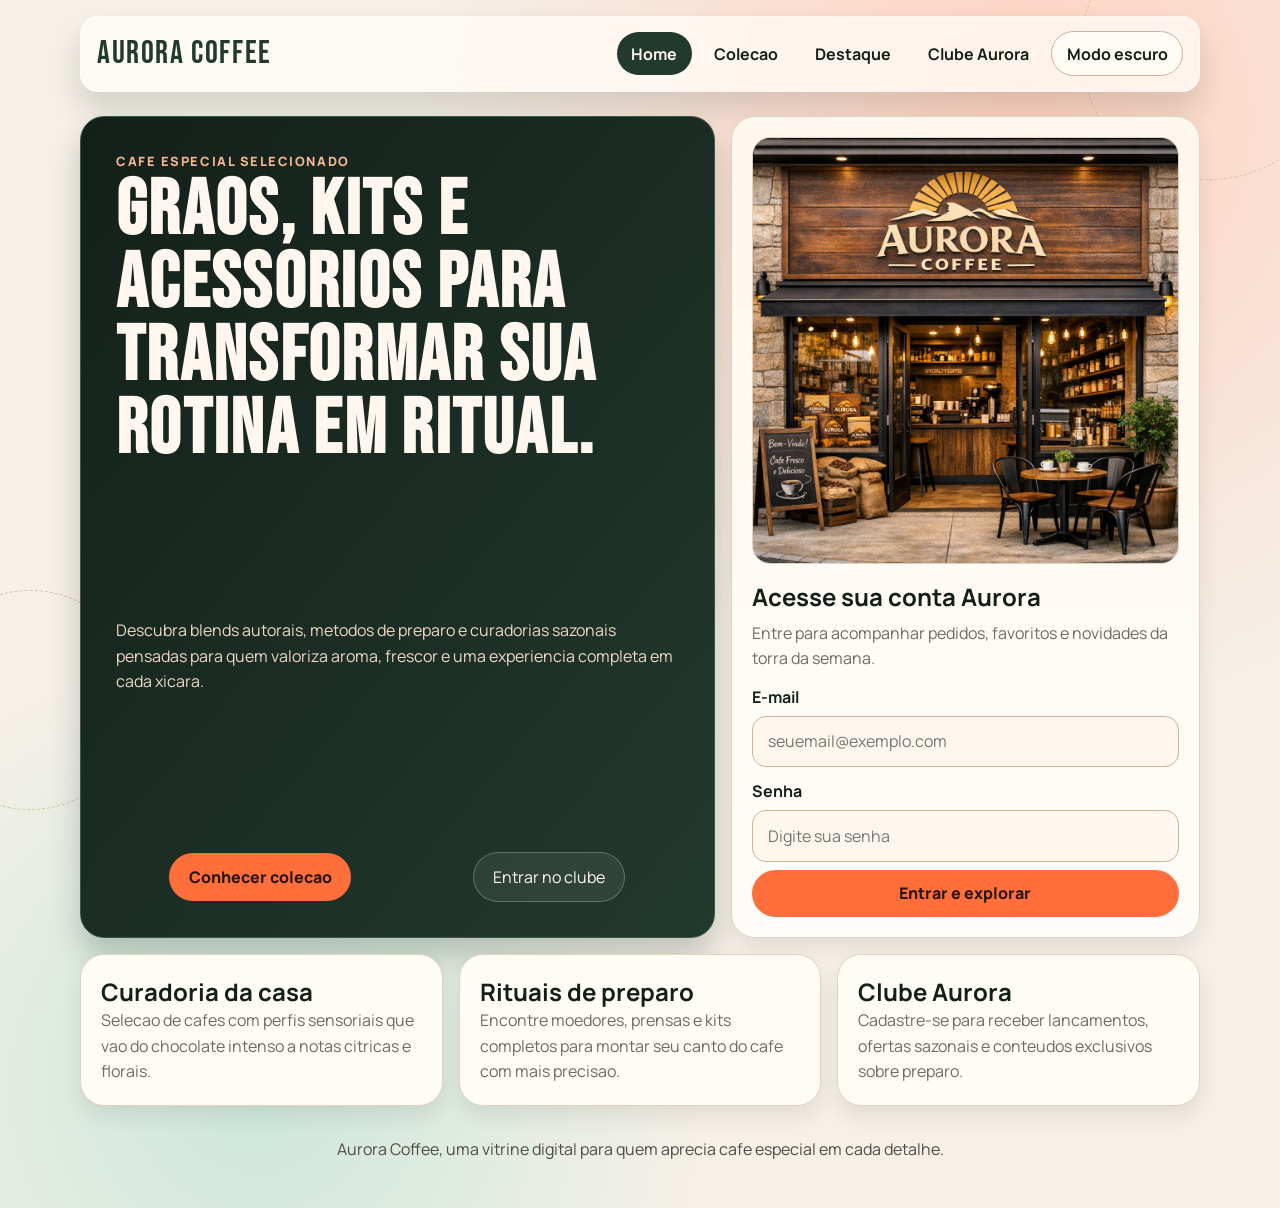
<file: project-static-html-and-css/aurora-coffee/index.html>
<!DOCTYPE html>
<html lang="pt-BR">
  <head>
    <meta charset="UTF-8" />
    <meta name="viewport" content="width=device-width, initial-scale=1.0" />
    <title>Aurora Coffee | Loja Virtual</title>
    <meta
      name="description"
      content="Aurora Coffee, loja virtual de cafe especial com blends, kits e acessorios para diferentes rituais de preparo."
    />
    <link rel="preconnect" href="https://fonts.googleapis.com" />
    <link rel="preconnect" href="https://fonts.gstatic.com" crossorigin />
    <link
      href="https://fonts.googleapis.com/css2?family=Bebas+Neue&family=Manrope:wght@400;500;700;800&display=swap"
      rel="stylesheet"
    />
    <link rel="stylesheet" href="css/style.css" />
  </head>
  <body>
    <div class="bg-shape bg-shape--one" aria-hidden="true"></div>
    <div class="bg-shape bg-shape--two" aria-hidden="true"></div>

    <header class="site-header">
      <div class="container nav-wrap">
        <a class="brand" href="index.html">Aurora Coffee</a>
        <nav class="nav" aria-label="Navegacao principal">
          <a href="index.html" class="is-active">Home</a>
          <a href="pages/catalogo.html">Colecao</a>
          <a href="pages/produto.html">Destaque</a>
          <a href="pages/cadastro.html">Clube Aurora</a>
          <button class="theme-toggle" type="button" data-theme-toggle aria-label="Alternar tema">Modo escuro</button>
        </nav>
      </div>
    </header>

    <main>
      <section class="hero hero--split container">
        <div class="hero__content">
          <div>
            <p class="hero__tag">Cafe especial selecionado</p>
            <h1 class="hero__title">Graos, kits e acessorios para transformar sua rotina em ritual.</h1>
          </div>
          <p class="hero__subtitle">
            Descubra blends autorais, metodos de preparo e curadorias sazonais pensadas
            para quem valoriza aroma, frescor e uma experiencia completa em cada xicara.
          </p>
          <div class="hero__actions">
            <a class="hero__cta" href="pages/catalogo.html">Conhecer colecao</a>
            <a class="ghost-link" href="pages/cadastro.html">Entrar no clube</a>
          </div>
        </div>

        <div class="hero__panel card card--highlight">
          <img
            class="hero__image"
            src="imagens/fachada.png"
            alt="Ilustracao da vitrine da Aurora Coffee"
          />
          <form class="login-box" action="pages/catalogo.html">
            <h2>Acesse sua conta Aurora</h2>
            <p>Entre para acompanhar pedidos, favoritos e novidades da torra da semana.</p>
            <label for="email-login">E-mail</label>
            <input id="email-login" type="email" placeholder="seuemail@exemplo.com" autocomplete="email" required />
            <label for="senha-login">Senha</label>
            <input id="senha-login" type="password" placeholder="Digite sua senha" autocomplete="current-password" required />
            <button type="submit">Entrar e explorar</button>
          </form>
        </div>
      </section>

      <section class="container section-grid">
        <article class="card info-card">
          <h2>Curadoria da casa</h2>
          <p>
            Selecao de cafes com perfis sensoriais que vao do chocolate intenso a notas citricas e florais.
          </p>
        </article>
        <article class="card info-card">
          <h2>Rituais de preparo</h2>
          <p>
            Encontre moedores, prensas e kits completos para montar seu canto do cafe com mais precisao.
          </p>
        </article>
        <article class="card info-card">
          <h2>Clube Aurora</h2>
          <p>
            Cadastre-se para receber lancamentos, ofertas sazonais e conteudos exclusivos sobre preparo.
          </p>
        </article>
      </section>
    </main>

    <footer class="footer container">
      <p>Aurora Coffee, uma vitrine digital para quem aprecia cafe especial em cada detalhe.</p>
    </footer>
    <script src="js/theme-toggle.js"></script>
  </body>
</html>
</file>
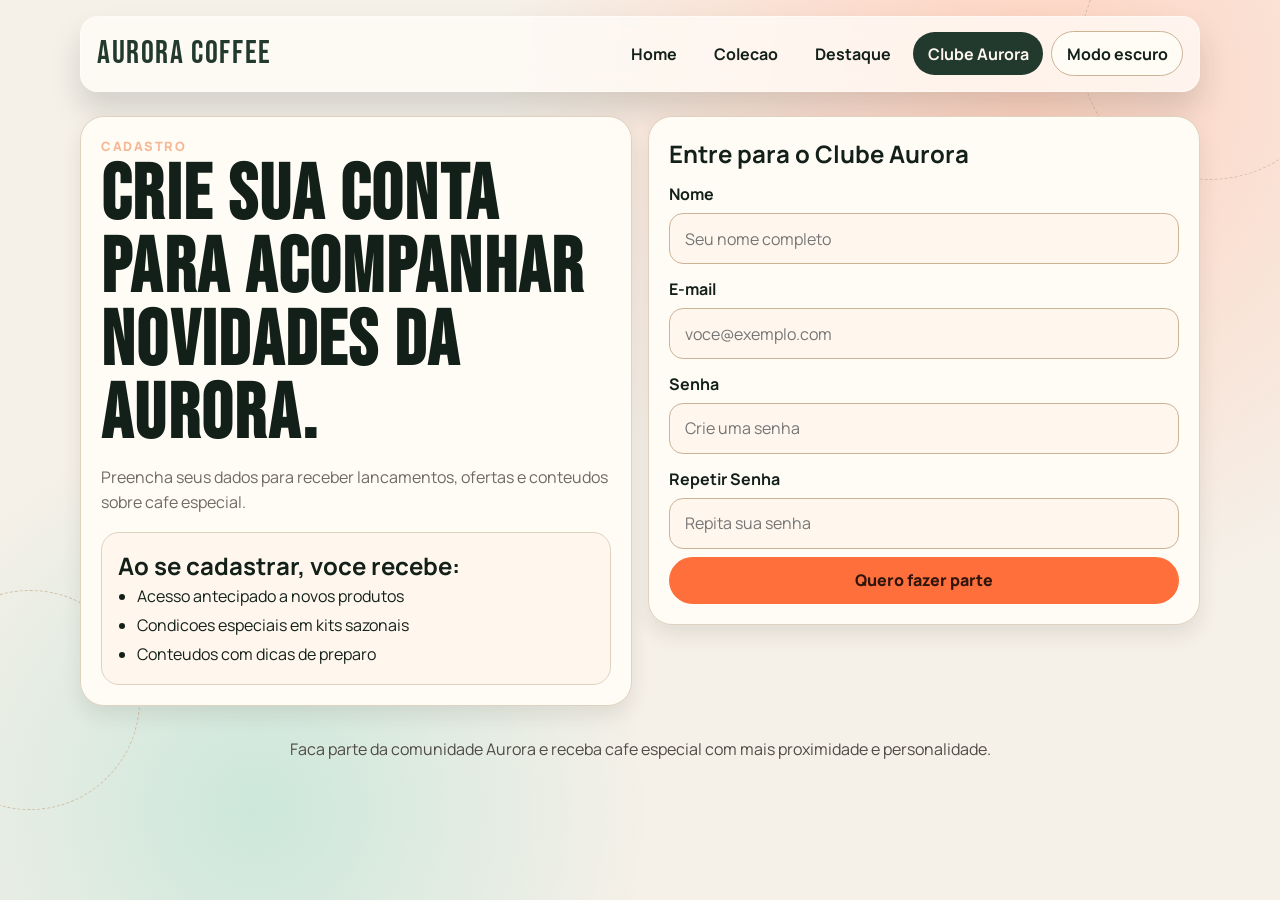
<file: project-static-html-and-css/aurora-coffee/pages/cadastro.html>
<!DOCTYPE html>
<html lang="pt-BR">
  <head>
    <meta charset="UTF-8" />
    <meta name="viewport" content="width=device-width, initial-scale=1.0" />
    <title>Aurora Coffee | Cadastro</title>
    <meta
      name="description"
      content="Crie sua conta na Aurora Coffee e receba novidades, ofertas e curadorias de cafe especial."
    />
    <link rel="preconnect" href="https://fonts.googleapis.com" />
    <link rel="preconnect" href="https://fonts.gstatic.com" crossorigin />
    <link
      href="https://fonts.googleapis.com/css2?family=Bebas+Neue&family=Manrope:wght@400;500;700;800&display=swap"
      rel="stylesheet"
    />
    <link rel="stylesheet" href="../css/style.css" />
  </head>
  <body>
    <div class="bg-shape bg-shape--one" aria-hidden="true"></div>
    <div class="bg-shape bg-shape--two" aria-hidden="true"></div>

    <header class="site-header">
      <div class="container nav-wrap">
        <a class="brand" href="../index.html">Aurora Coffee</a>
        <nav class="nav" aria-label="Navegacao principal">
          <a href="../index.html">Home</a>
          <a href="catalogo.html">Colecao</a>
          <a href="produto.html">Destaque</a>
          <a href="cadastro.html" class="is-active">Clube Aurora</a>
          <button class="theme-toggle" type="button" data-theme-toggle aria-label="Alternar tema">Modo escuro</button>
        </nav>
      </div>
    </header>

    <main class="container page-shell">
      <section class="form-layout">
        <article class="card form-copy">
          <p class="hero__tag">Cadastro</p>
          <h1 class="page-title">Crie sua conta para acompanhar novidades da Aurora.</h1>
          <p class="page-copy">
            Preencha seus dados para receber lancamentos, ofertas e conteudos sobre cafe especial.
          </p>
          <div class="benefit-box">
            <h2>Ao se cadastrar, voce recebe:</h2>
            <ul class="feature-list">
              <li>Acesso antecipado a novos produtos</li>
              <li>Condicoes especiais em kits sazonais</li>
              <li>Conteudos com dicas de preparo</li>
            </ul>
          </div>
        </article>

        <form class="card register-form" action="../index.html">
          <h2>Entre para o Clube Aurora</h2>
          <label for="nome">Nome</label>
          <input id="nome" name="nome" type="text" placeholder="Seu nome completo" autocomplete="name" required />

          <label for="email">E-mail</label>
          <input id="email" name="email" type="email" placeholder="voce@exemplo.com" autocomplete="email" required />

          <label for="senha">Senha</label>
          <input id="senha" name="senha" type="password" placeholder="Crie uma senha" autocomplete="new-password" required />

          <label for="senha-confirm">Repetir Senha</label>
          <input id="senha-confirm" name="senha-confirm" type="password" placeholder="Repita sua senha" autocomplete="new-password" required />

          <button type="submit">Quero fazer parte</button>
        </form>
      </section>
    </main>

    <footer class="footer container">
      <p>Faca parte da comunidade Aurora e receba cafe especial com mais proximidade e personalidade.</p>
    </footer>
    <script src="../js/theme-toggle.js"></script>
  </body>
</html>
</file>
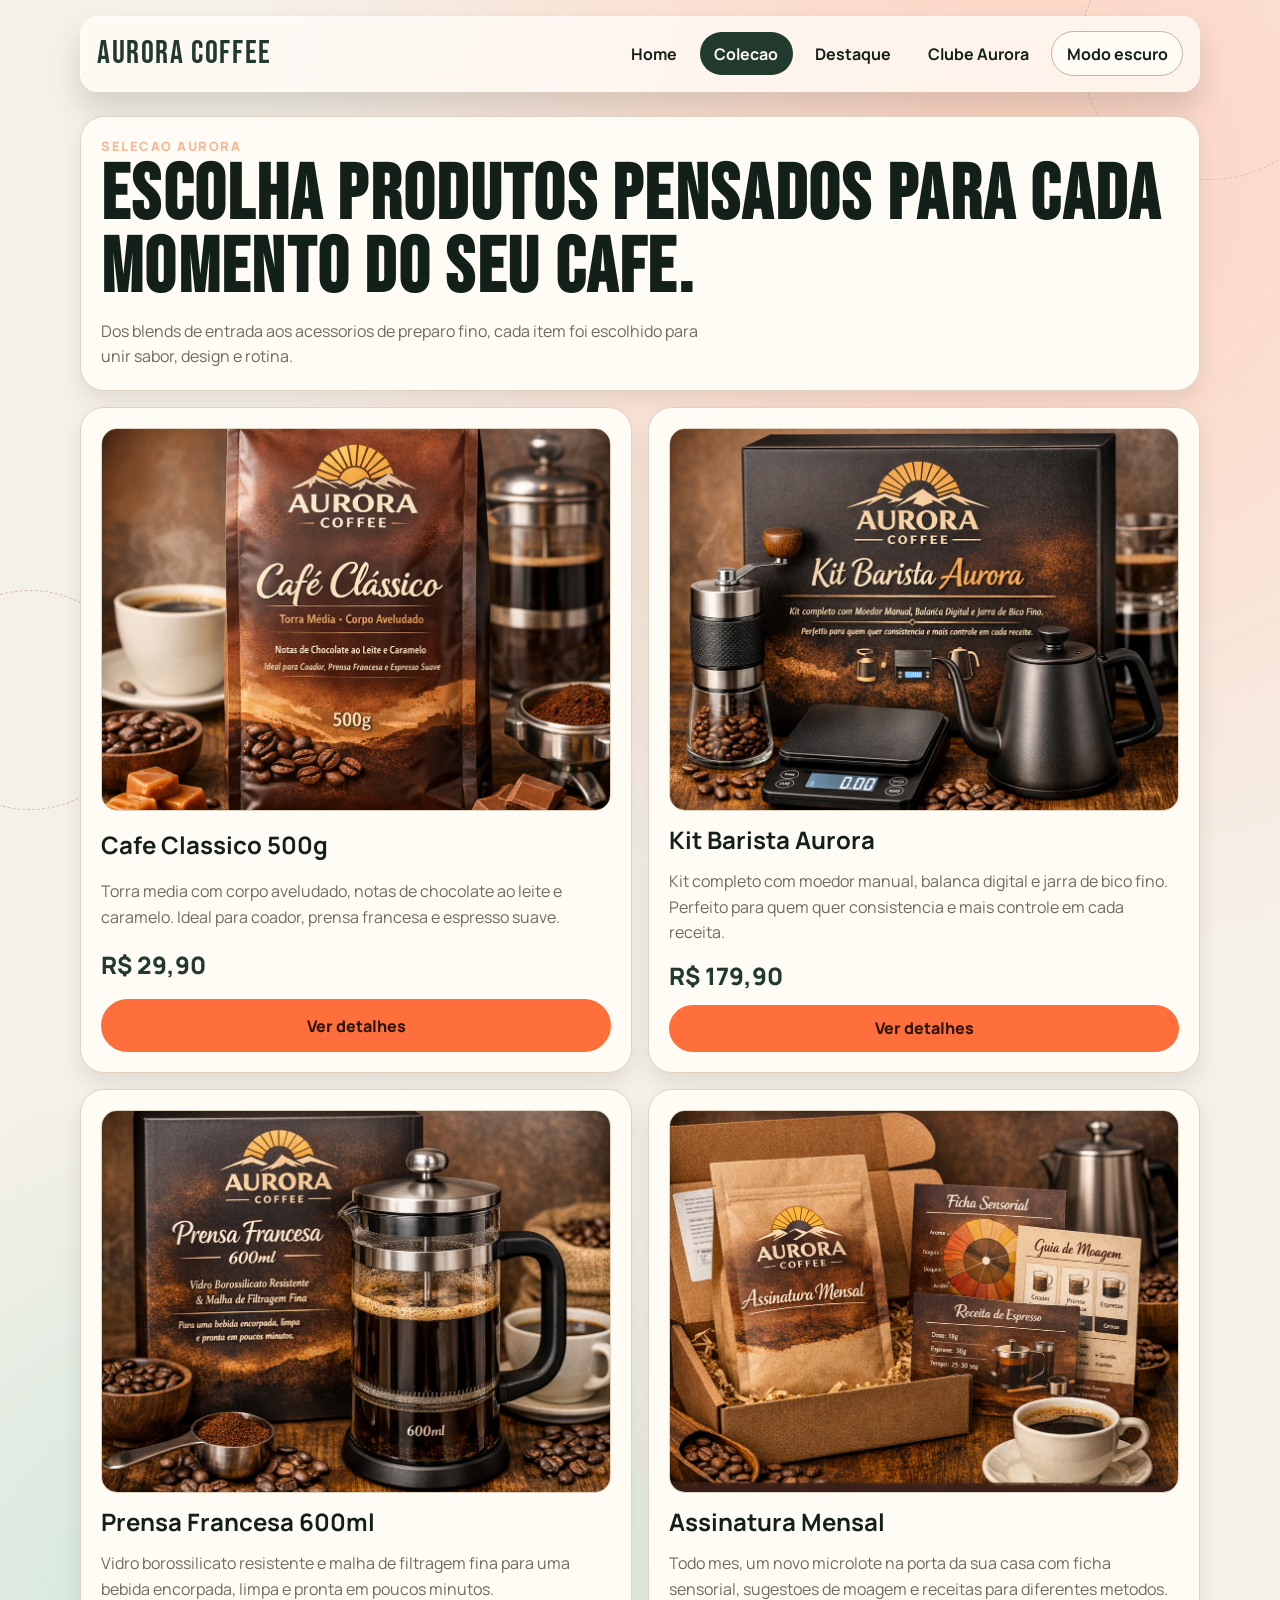
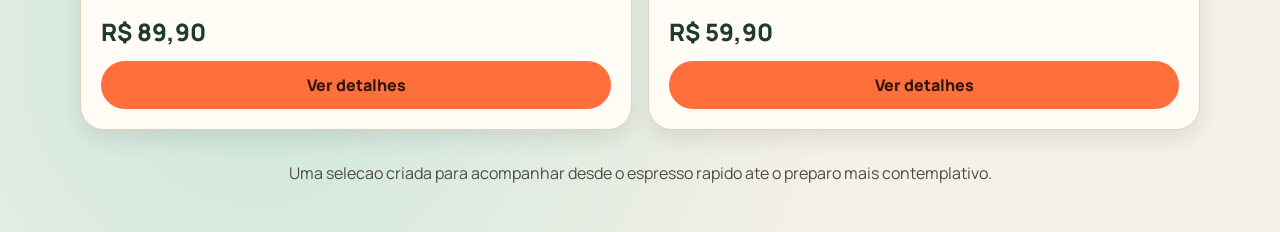
<file: project-static-html-and-css/aurora-coffee/pages/catalogo.html>
<!DOCTYPE html>
<html lang="pt-BR">
  <head>
    <meta charset="UTF-8" />
    <meta name="viewport" content="width=device-width, initial-scale=1.0" />
    <title>Aurora Coffee | Catalogo</title>
    <meta
      name="description"
      content="Explore os blends, kits e acessorios da Aurora Coffee para diferentes perfis de cafe especial."
    />
    <link rel="preconnect" href="https://fonts.googleapis.com" />
    <link rel="preconnect" href="https://fonts.gstatic.com" crossorigin />
    <link
      href="https://fonts.googleapis.com/css2?family=Bebas+Neue&family=Manrope:wght@400;500;700;800&display=swap"
      rel="stylesheet"
    />
    <link rel="stylesheet" href="../css/style.css" />
  </head>
  <body>
    <div class="bg-shape bg-shape--one" aria-hidden="true"></div>
    <div class="bg-shape bg-shape--two" aria-hidden="true"></div>

    <header class="site-header">
      <div class="container nav-wrap">
        <a class="brand" href="../index.html">Aurora Coffee</a>
        <nav class="nav" aria-label="Navegacao principal">
          <a href="../index.html">Home</a>
          <a href="catalogo.html" class="is-active">Colecao</a>
          <a href="produto.html">Destaque</a>
          <a href="cadastro.html">Clube Aurora</a>
          <button class="theme-toggle" type="button" data-theme-toggle aria-label="Alternar tema">Modo escuro</button>
        </nav>
      </div>
    </header>

    <main class="container page-shell">
      <section class="page-intro card">
        <p class="hero__tag">Selecao Aurora</p>
        <h1 class="page-title">Escolha produtos pensados para cada momento do seu cafe.</h1>
        <p class="page-copy">
          Dos blends de entrada aos acessorios de preparo fino, cada item foi escolhido para unir sabor, design e rotina.
        </p>
      </section>

      <section class="catalog-grid" aria-label="Lista de produtos">
        <article class="product-card card">
          <img src="../imagens/cafe-classico.png" alt="Pacote de cafe classico Aurora" />
          <h2>Cafe Classico 500g</h2>
          <p>
            Torra media com corpo aveludado, notas de chocolate ao leite e caramelo.
            Ideal para coador, prensa francesa e espresso suave.
          </p>
          <strong>R$ 29,90</strong>
          <a class="card-link" href="products/cafe-classico.html">Ver detalhes</a>
        </article>

        <article class="product-card card">
          <img src="../imagens/kit-barista.png" alt="Kit barista com acessorios para cafe" />
          <h2>Kit Barista Aurora</h2>
          <p>
            Kit completo com moedor manual, balanca digital e jarra de bico fino.
            Perfeito para quem quer consistencia e mais controle em cada receita.
          </p>
          <strong>R$ 179,90</strong>
          <a class="card-link" href="products/kit-barista.html">Ver detalhes</a>
        </article>

        <article class="product-card card">
          <img src="../imagens/prensa-francesa.png" alt="Prensa francesa em destaque" />
          <h2>Prensa Francesa 600ml</h2>
          <p>
            Vidro borossilicato resistente e malha de filtragem fina para uma bebida
            encorpada, limpa e pronta em poucos minutos.
          </p>
          <strong>R$ 89,90</strong>
          <a class="card-link" href="products/prensa-francesa.html">Ver detalhes</a>
        </article>

        <article class="product-card card">
          <img src="../imagens/assinatura-mensal.png" alt="Caixa de assinatura mensal da Aurora Coffee" />
          <h2>Assinatura Mensal</h2>
          <p>
            Todo mes, um novo microlote na porta da sua casa com ficha sensorial,
            sugestoes de moagem e receitas para diferentes metodos.
          </p>
          <strong>R$ 59,90</strong>
          <a class="card-link" href="products/assinatura-mensal.html">Ver detalhes</a>
        </article>
      </section>
    </main>

    <footer class="footer container">
      <p>Uma selecao criada para acompanhar desde o espresso rapido ate o preparo mais contemplativo.</p>
    </footer>
    <script src="../js/theme-toggle.js"></script>
  </body>
</html>
</file>
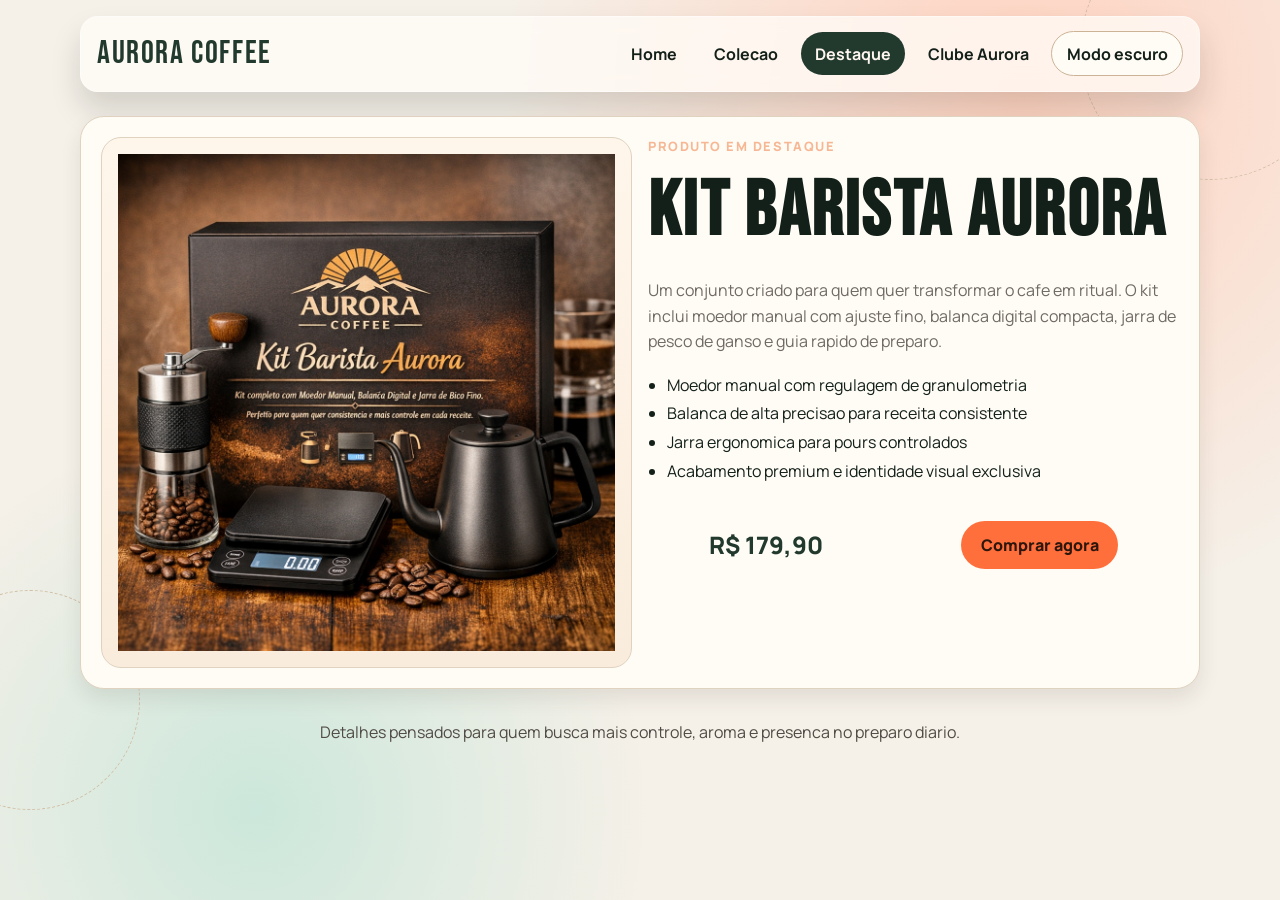
<file: project-static-html-and-css/aurora-coffee/pages/produto.html>
<!DOCTYPE html>
<html lang="pt-BR">
  <head>
    <meta charset="UTF-8" />
    <meta name="viewport" content="width=device-width, initial-scale=1.0" />
    <title>Aurora Coffee | Produto</title>
    <meta
      name="description"
      content="Conheca em detalhe o Kit Barista Aurora, criado para elevar a experiencia do cafe especial em casa."
    />
    <link rel="preconnect" href="https://fonts.googleapis.com" />
    <link rel="preconnect" href="https://fonts.gstatic.com" crossorigin />
    <link
      href="https://fonts.googleapis.com/css2?family=Bebas+Neue&family=Manrope:wght@400;500;700;800&display=swap"
      rel="stylesheet"
    />
    <link rel="stylesheet" href="../css/style.css" />
  </head>
  <body>
    <div class="bg-shape bg-shape--one" aria-hidden="true"></div>
    <div class="bg-shape bg-shape--two" aria-hidden="true"></div>

    <header class="site-header">
      <div class="container nav-wrap">
        <a class="brand" href="../index.html">Aurora Coffee</a>
        <nav class="nav" aria-label="Navegacao principal">
          <a href="../index.html">Home</a>
          <a href="catalogo.html">Colecao</a>
          <a href="produto.html" class="is-active">Destaque</a>
          <a href="cadastro.html">Clube Aurora</a>
          <button class="theme-toggle" type="button" data-theme-toggle aria-label="Alternar tema">Modo escuro</button>
        </nav>
      </div>
    </header>

    <main class="container page-shell">
      <section class="product-layout card">
        <div class="product-visual">
          <img src="../imagens/kit-barista.png" alt="Kit Barista Aurora em destaque" />
        </div>

        <div class="product-details">
          <p class="hero__tag">Produto em destaque</p>
          <h1 class="page-title">Kit Barista Aurora</h1>
          <p class="page-copy">
            Um conjunto criado para quem quer transformar o cafe em ritual. O kit inclui
            moedor manual com ajuste fino, balanca digital compacta, jarra de pesco de ganso
            e guia rapido de preparo.
          </p>

          <ul class="feature-list">
            <li>Moedor manual com regulagem de granulometria</li>
            <li>Balanca de alta precisao para receita consistente</li>
            <li>Jarra ergonomica para pours controlados</li>
            <li>Acabamento premium e identidade visual exclusiva</li>
          </ul>

          <div class="purchase-box">
            <span class="price-tag">R$ 179,90</span>
            <a class="hero__cta" href="cadastro.html">Comprar agora</a>
          </div>
        </div>
      </section>
    </main>

    <footer class="footer container">
      <p>Detalhes pensados para quem busca mais controle, aroma e presenca no preparo diario.</p>
    </footer>
    <script src="../js/theme-toggle.js"></script>
  </body>
</html>
</file>
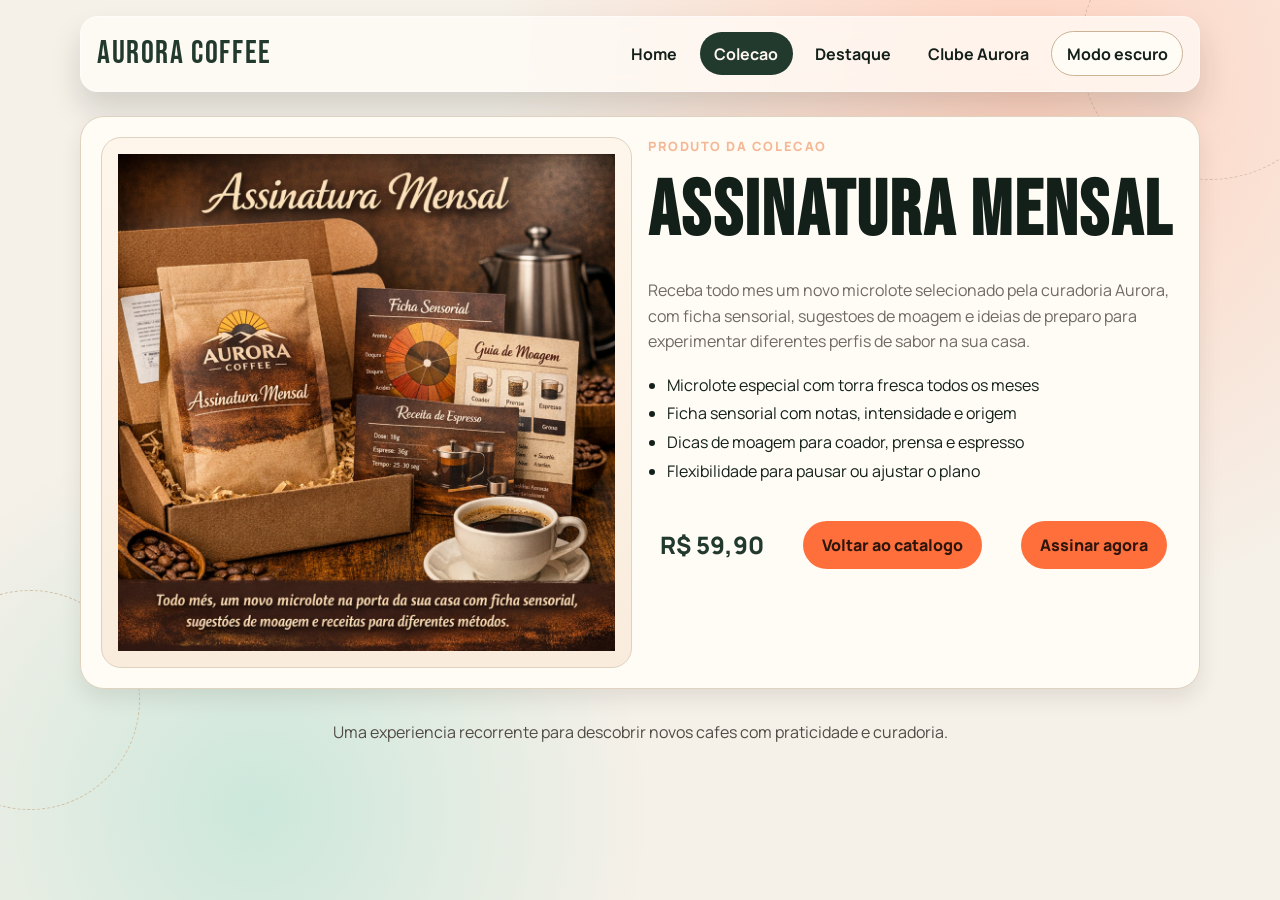
<file: project-static-html-and-css/aurora-coffee/pages/products/assinatura-mensal.html>
<!DOCTYPE html>
<html lang="pt-BR">
  <head>
    <meta charset="UTF-8" />
    <meta name="viewport" content="width=device-width, initial-scale=1.0" />
    <title>Aurora Coffee | Assinatura Mensal</title>
    <meta
      name="description"
      content="Conheca a Assinatura Mensal Aurora Coffee e receba em casa microlotes com curadoria especial."
    />
    <link rel="preconnect" href="https://fonts.googleapis.com" />
    <link rel="preconnect" href="https://fonts.gstatic.com" crossorigin />
    <link
      href="https://fonts.googleapis.com/css2?family=Bebas+Neue&family=Manrope:wght@400;500;700;800&display=swap"
      rel="stylesheet"
    />
    <link rel="stylesheet" href="../../css/style.css" />
  </head>
  <body>
    <div class="bg-shape bg-shape--one" aria-hidden="true"></div>
    <div class="bg-shape bg-shape--two" aria-hidden="true"></div>

    <header class="site-header">
      <div class="container nav-wrap">
        <a class="brand" href="../../index.html">Aurora Coffee</a>
        <nav class="nav" aria-label="Navegacao principal">
          <a href="../../index.html">Home</a>
          <a href="../catalogo.html" class="is-active">Colecao</a>
          <a href="../produto.html">Destaque</a>
          <a href="../cadastro.html">Clube Aurora</a>
          <button class="theme-toggle" type="button" data-theme-toggle aria-label="Alternar tema">Modo escuro</button>
        </nav>
      </div>
    </header>

    <main class="container page-shell">
      <section class="product-layout card">
        <div class="product-visual">
          <img src="../../imagens/assinatura-mensal.png" alt="Caixa da Assinatura Mensal Aurora Coffee" />
        </div>

        <div class="product-details">
          <p class="hero__tag">Produto da colecao</p>
          <h1 class="page-title">Assinatura Mensal</h1>
          <p class="page-copy">
            Receba todo mes um novo microlote selecionado pela curadoria Aurora,
            com ficha sensorial, sugestoes de moagem e ideias de preparo para experimentar
            diferentes perfis de sabor na sua casa.
          </p>

          <ul class="feature-list">
            <li>Microlote especial com torra fresca todos os meses</li>
            <li>Ficha sensorial com notas, intensidade e origem</li>
            <li>Dicas de moagem para coador, prensa e espresso</li>
            <li>Flexibilidade para pausar ou ajustar o plano</li>
          </ul>

          <div class="purchase-box">
            <span class="price-tag">R$ 59,90</span>
            <a class="card-link" href="../catalogo.html">Voltar ao catalogo</a>
            <a class="hero__cta" href="../cadastro.html">Assinar agora</a>
          </div>
        </div>
      </section>
    </main>

    <footer class="footer container">
      <p>Uma experiencia recorrente para descobrir novos cafes com praticidade e curadoria.</p>
    </footer>
    <script src="../../js/theme-toggle.js"></script>
  </body>
</html>
</file>
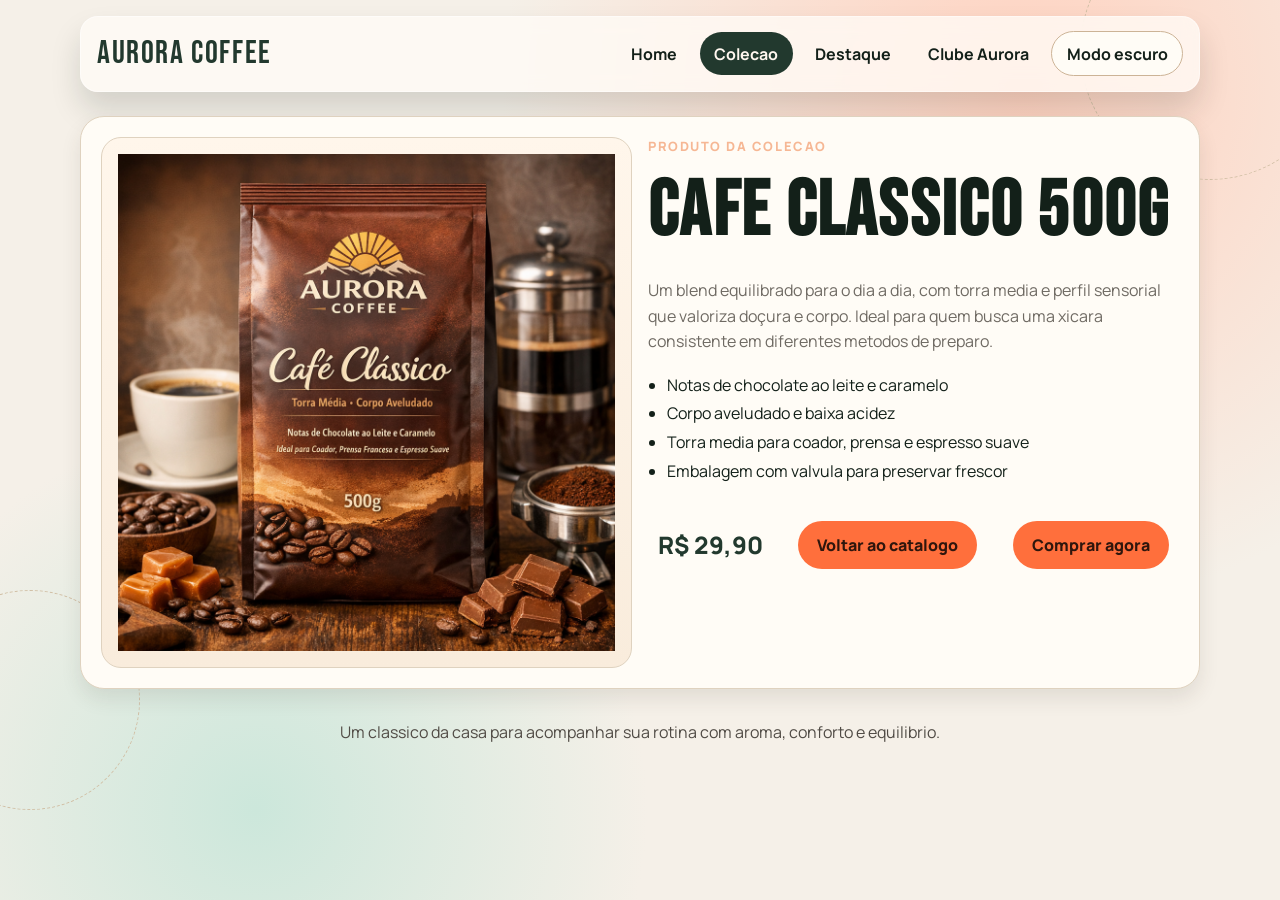
<file: project-static-html-and-css/aurora-coffee/pages/products/cafe-classico.html>
<!DOCTYPE html>
<html lang="pt-BR">
  <head>
    <meta charset="UTF-8" />
    <meta name="viewport" content="width=device-width, initial-scale=1.0" />
    <title>Aurora Coffee | Cafe Classico 500g</title>
    <meta
      name="description"
      content="Conheca em detalhe o Cafe Classico 500g da Aurora Coffee, com torra media e notas de chocolate e caramelo."
    />
    <link rel="preconnect" href="https://fonts.googleapis.com" />
    <link rel="preconnect" href="https://fonts.gstatic.com" crossorigin />
    <link
      href="https://fonts.googleapis.com/css2?family=Bebas+Neue&family=Manrope:wght@400;500;700;800&display=swap"
      rel="stylesheet"
    />
    <link rel="stylesheet" href="../../css/style.css" />
  </head>
  <body>
    <div class="bg-shape bg-shape--one" aria-hidden="true"></div>
    <div class="bg-shape bg-shape--two" aria-hidden="true"></div>

    <header class="site-header">
      <div class="container nav-wrap">
        <a class="brand" href="../../index.html">Aurora Coffee</a>
        <nav class="nav" aria-label="Navegacao principal">
          <a href="../../index.html">Home</a>
          <a href="../catalogo.html" class="is-active">Colecao</a>
          <a href="../produto.html">Destaque</a>
          <a href="../cadastro.html">Clube Aurora</a>
          <button class="theme-toggle" type="button" data-theme-toggle aria-label="Alternar tema">Modo escuro</button>
        </nav>
      </div>
    </header>

    <main class="container page-shell">
      <section class="product-layout card">
        <div class="product-visual">
          <img src="../../imagens/cafe-classico.png" alt="Pacote de Cafe Classico 500g da Aurora Coffee" />
        </div>

        <div class="product-details">
          <p class="hero__tag">Produto da colecao</p>
          <h1 class="page-title">Cafe Classico 500g</h1>
          <p class="page-copy">
            Um blend equilibrado para o dia a dia, com torra media e perfil sensorial
            que valoriza doçura e corpo. Ideal para quem busca uma xicara consistente
            em diferentes metodos de preparo.
          </p>

          <ul class="feature-list">
            <li>Notas de chocolate ao leite e caramelo</li>
            <li>Corpo aveludado e baixa acidez</li>
            <li>Torra media para coador, prensa e espresso suave</li>
            <li>Embalagem com valvula para preservar frescor</li>
          </ul>

          <div class="purchase-box">
            <span class="price-tag">R$ 29,90</span>
            <a class="card-link" href="../catalogo.html">Voltar ao catalogo</a>
            <a class="hero__cta" href="../cadastro.html">Comprar agora</a>
          </div>
        </div>
      </section>
    </main>

    <footer class="footer container">
      <p>Um classico da casa para acompanhar sua rotina com aroma, conforto e equilibrio.</p>
    </footer>
    <script src="../../js/theme-toggle.js"></script>
  </body>
</html>
</file>
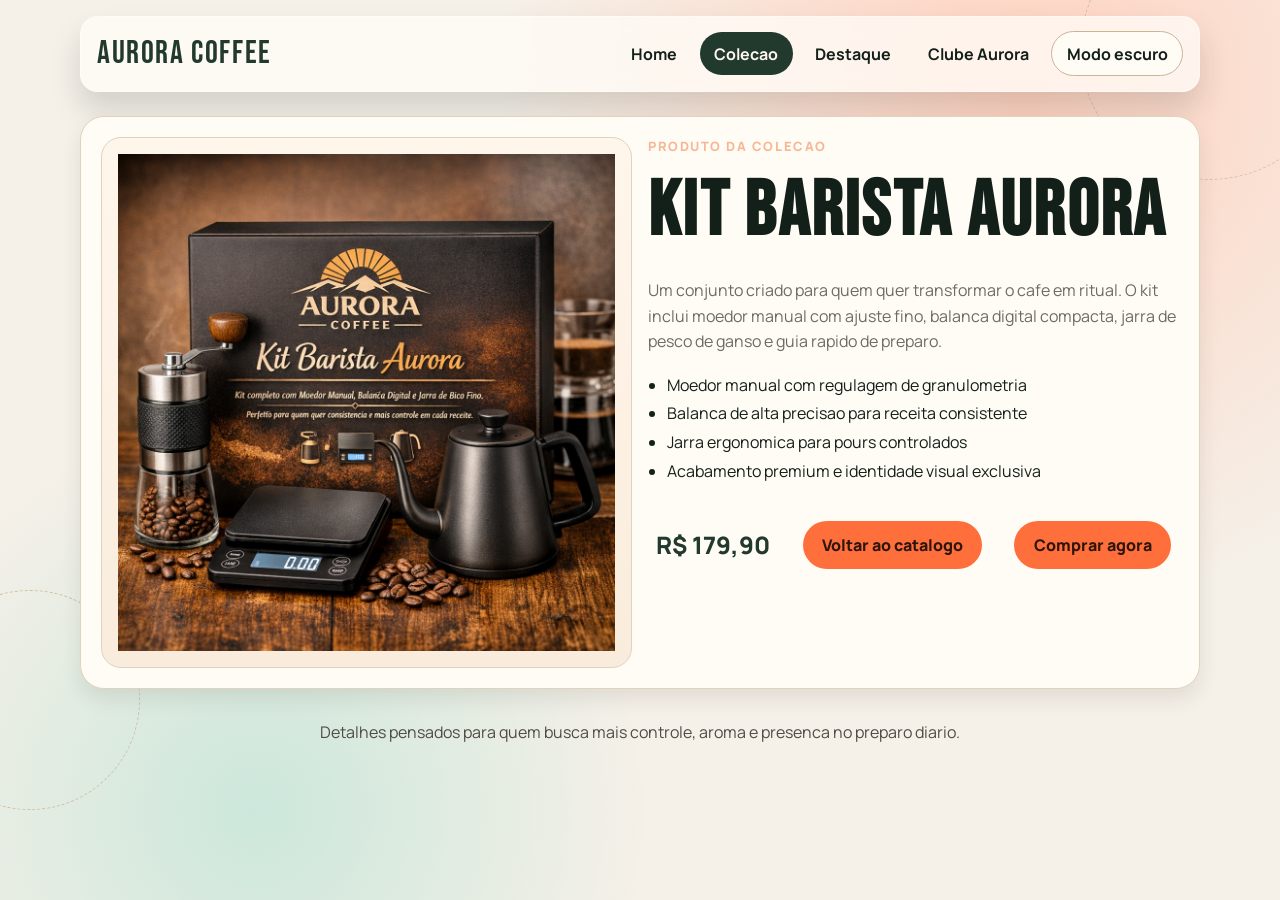
<file: project-static-html-and-css/aurora-coffee/pages/products/kit-barista.html>
<!DOCTYPE html>
<html lang="pt-BR">
  <head>
    <meta charset="UTF-8" />
    <meta name="viewport" content="width=device-width, initial-scale=1.0" />
    <title>Aurora Coffee | Kit Barista Aurora</title>
    <meta
      name="description"
      content="Conheca em detalhe o Kit Barista Aurora, criado para elevar a experiencia do cafe especial em casa."
    />
    <link rel="preconnect" href="https://fonts.googleapis.com" />
    <link rel="preconnect" href="https://fonts.gstatic.com" crossorigin />
    <link
      href="https://fonts.googleapis.com/css2?family=Bebas+Neue&family=Manrope:wght@400;500;700;800&display=swap"
      rel="stylesheet"
    />
    <link rel="stylesheet" href="../../css/style.css" />
  </head>
  <body>
    <div class="bg-shape bg-shape--one" aria-hidden="true"></div>
    <div class="bg-shape bg-shape--two" aria-hidden="true"></div>

    <header class="site-header">
      <div class="container nav-wrap">
        <a class="brand" href="../../index.html">Aurora Coffee</a>
        <nav class="nav" aria-label="Navegacao principal">
          <a href="../../index.html">Home</a>
          <a href="../catalogo.html" class="is-active">Colecao</a>
          <a href="../produto.html">Destaque</a>
          <a href="../cadastro.html">Clube Aurora</a>
          <button class="theme-toggle" type="button" data-theme-toggle aria-label="Alternar tema">Modo escuro</button>
        </nav>
      </div>
    </header>

    <main class="container page-shell">
      <section class="product-layout card">
        <div class="product-visual">
          <img src="../../imagens/kit-barista.png" alt="Kit Barista Aurora em destaque" />
        </div>

        <div class="product-details">
          <p class="hero__tag">Produto da colecao</p>
          <h1 class="page-title">Kit Barista Aurora</h1>
          <p class="page-copy">
            Um conjunto criado para quem quer transformar o cafe em ritual. O kit inclui
            moedor manual com ajuste fino, balanca digital compacta, jarra de pesco de ganso
            e guia rapido de preparo.
          </p>

          <ul class="feature-list">
            <li>Moedor manual com regulagem de granulometria</li>
            <li>Balanca de alta precisao para receita consistente</li>
            <li>Jarra ergonomica para pours controlados</li>
            <li>Acabamento premium e identidade visual exclusiva</li>
          </ul>

          <div class="purchase-box">
            <span class="price-tag">R$ 179,90</span>
            <a class="card-link" href="../catalogo.html">Voltar ao catalogo</a>
            <a class="hero__cta" href="../cadastro.html">Comprar agora</a>
          </div>
        </div>
      </section>
    </main>

    <footer class="footer container">
      <p>Detalhes pensados para quem busca mais controle, aroma e presenca no preparo diario.</p>
    </footer>
    <script src="../../js/theme-toggle.js"></script>
  </body>
</html>
</file>
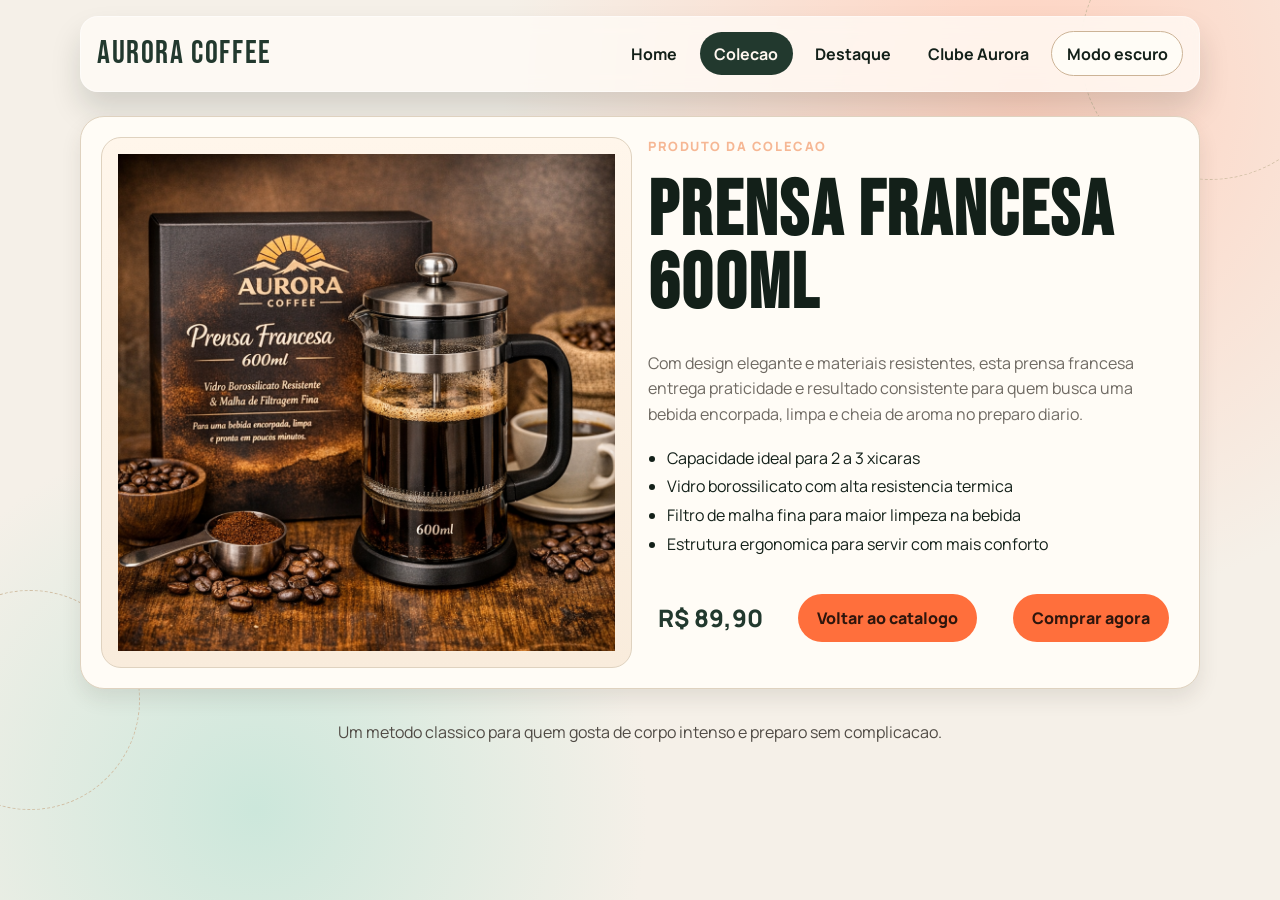
<file: project-static-html-and-css/aurora-coffee/pages/products/prensa-francesa.html>
<!DOCTYPE html>
<html lang="pt-BR">
  <head>
    <meta charset="UTF-8" />
    <meta name="viewport" content="width=device-width, initial-scale=1.0" />
    <title>Aurora Coffee | Prensa Francesa 600ml</title>
    <meta
      name="description"
      content="Conheca a Prensa Francesa 600ml da Aurora Coffee, ideal para preparar uma bebida encorpada e aromatica."
    />
    <link rel="preconnect" href="https://fonts.googleapis.com" />
    <link rel="preconnect" href="https://fonts.gstatic.com" crossorigin />
    <link
      href="https://fonts.googleapis.com/css2?family=Bebas+Neue&family=Manrope:wght@400;500;700;800&display=swap"
      rel="stylesheet"
    />
    <link rel="stylesheet" href="../../css/style.css" />
  </head>
  <body>
    <div class="bg-shape bg-shape--one" aria-hidden="true"></div>
    <div class="bg-shape bg-shape--two" aria-hidden="true"></div>

    <header class="site-header">
      <div class="container nav-wrap">
        <a class="brand" href="../../index.html">Aurora Coffee</a>
        <nav class="nav" aria-label="Navegacao principal">
          <a href="../../index.html">Home</a>
          <a href="../catalogo.html" class="is-active">Colecao</a>
          <a href="../produto.html">Destaque</a>
          <a href="../cadastro.html">Clube Aurora</a>
          <button class="theme-toggle" type="button" data-theme-toggle aria-label="Alternar tema">Modo escuro</button>
        </nav>
      </div>
    </header>

    <main class="container page-shell">
      <section class="product-layout card">
        <div class="product-visual">
          <img src="../../imagens/prensa-francesa.png" alt="Prensa Francesa Aurora de 600ml" />
        </div>

        <div class="product-details">
          <p class="hero__tag">Produto da colecao</p>
          <h1 class="page-title">Prensa Francesa 600ml</h1>
          <p class="page-copy">
            Com design elegante e materiais resistentes, esta prensa francesa entrega
            praticidade e resultado consistente para quem busca uma bebida encorpada,
            limpa e cheia de aroma no preparo diario.
          </p>

          <ul class="feature-list">
            <li>Capacidade ideal para 2 a 3 xicaras</li>
            <li>Vidro borossilicato com alta resistencia termica</li>
            <li>Filtro de malha fina para maior limpeza na bebida</li>
            <li>Estrutura ergonomica para servir com mais conforto</li>
          </ul>

          <div class="purchase-box">
            <span class="price-tag">R$ 89,90</span>
            <a class="card-link" href="../catalogo.html">Voltar ao catalogo</a>
            <a class="hero__cta" href="../cadastro.html">Comprar agora</a>
          </div>
        </div>
      </section>
    </main>

    <footer class="footer container">
      <p>Um metodo classico para quem gosta de corpo intenso e preparo sem complicacao.</p>
    </footer>
    <script src="../../js/theme-toggle.js"></script>
  </body>
</html>
</file>
<file: project-static-html-and-css/aurora-coffee/css/style.css>
:root {
  --bg: #f5f0e8;
  --bg-grad-one: #ffd2c0;
  --bg-grad-two: #cce7db;
  --paper: #fffcf6;
  --paper-strong: #fff7ed;
  --ink: #132019;
  --accent: #ff6f3c;
  --accent-dark: #cf4b1f;
  --accent-soft: #ffd6c5;
  --line: #dfd2bf;
  --line-strong: #ccb396;
  --muted: #6f6a63;
  --deep: #22392e;
  --shape-border: #d1bfa5;
  --nav-bg: rgb(255 252 246 / 78%);
  --nav-border: rgb(255 255 255 / 45%);
  --surface-soft-start: #fff6eb;
  --surface-soft-end: #f9ecdc;
  --footer-ink: #504b45;
  --nav-active-text: #fff7ef;
  --hero-grad-start: #132019;
  --hero-grad-end: #22392e;
  --hero-border: #385a49;
  --hero-text: #fff7ef;
  --hero-tag: #f6b794;
  --hero-subtitle: #f0d8c7;
  --hero-shadow: 0 18px 30px rgb(19 32 25 / 22%);
  --highlight-grad-end: #fffdf9;
  --shadow: 0 18px 30px rgb(19 32 25 / 15%);
}

html[data-theme="dark"] {
  --bg: #111715;
  --bg-grad-one: #5a2d20;
  --bg-grad-two: #1f4135;
  --paper: #1b2420;
  --paper-strong: #212e28;
  --ink: #e7efe9;
  --accent: #ff8f57;
  --accent-dark: #dd6a34;
  --accent-soft: #5a3528;
  --line: #33423b;
  --line-strong: #4f645a;
  --muted: #b3c2ba;
  --deep: #9fd8bf;
  --shape-border: #3e544b;
  --nav-bg: rgb(24 33 29 / 82%);
  --nav-border: rgb(78 98 89 / 65%);
  --surface-soft-start: #2a352f;
  --surface-soft-end: #232d28;
  --footer-ink: #b7c7be;
  --nav-active-text: #14201b;
  --hero-grad-start: #0f1512;
  --hero-grad-end: #1a2721;
  --hero-border: #365244;
  --hero-text: #f4fbf7;
  --hero-tag: #ffb68f;
  --hero-subtitle: #dce9e2;
  --hero-shadow: 0 18px 30px rgb(1 4 3 / 52%);
  --highlight-grad-end: #29352f;
  --shadow: 0 18px 30px rgb(3 7 5 / 40%);
}

* {
  box-sizing: border-box;
}

html,
body {
  margin: 0;
  padding: 0;
}

body {
  min-height: 100vh;
  font-family: "Manrope", sans-serif;
  color: var(--ink);
  background: radial-gradient(circle at 80% 10%, var(--bg-grad-one) 0%, transparent 40%),
    radial-gradient(circle at 20% 90%, var(--bg-grad-two) 0%, transparent 30%), var(--bg);
  position: relative;
  overflow-x: hidden;
}

img {
  max-width: 100%;
  display: block;
}

input,
button {
  font: inherit;
}

.bg-shape {
  position: fixed;
  z-index: -1;
  border: 1px dashed var(--shape-border);
  border-radius: 999px;
  animation: drift 12s ease-in-out infinite;
}

.bg-shape--one {
  width: 260px;
  height: 260px;
  top: -80px;
  right: -60px;
}

.bg-shape--two {
  width: 220px;
  height: 220px;
  bottom: 10%;
  left: -80px;
  animation-delay: 1.4s;
}

.container {
  width: min(1120px, calc(100% - 2rem));
  margin: 0 auto;
}

.site-header {
  padding: 1rem 0 0;
}

.nav-wrap {
  display: flex;
  align-items: center;
  justify-content: space-between;
  gap: 1rem;
  background: var(--nav-bg);
  backdrop-filter: blur(10px);
  border: 1px solid var(--nav-border);
  border-radius: 18px;
  padding: 0.9rem 1rem;
  box-shadow: var(--shadow);
}

.brand {
  color: var(--deep);
  text-decoration: none;
  font-family: "Bebas Neue", sans-serif;
  font-size: 2rem;
  letter-spacing: 0.05em;
}

.nav {
  display: flex;
  align-items: center;
  flex-wrap: wrap;
  gap: 0.5rem;
}

.nav a {
  color: var(--ink);
  text-decoration: none;
  font-weight: 700;
  padding: 0.65rem 0.9rem;
  border-radius: 999px;
}

.nav a:hover,
.nav a.is-active {
  background: var(--deep);
  color: var(--nav-active-text);
}

.theme-toggle {
  border: 1px solid var(--line-strong);
  background: var(--paper);
  color: var(--ink);
  font-weight: 700;
  border-radius: 999px;
  padding: 0.65rem 0.9rem;
  cursor: pointer;
  transition: transform 0.2s ease, border-color 0.2s ease, background 0.2s ease;
}

.theme-toggle:hover {
  transform: translateY(-1px);
  border-color: var(--accent);
  background: var(--paper-strong);
}

.hero {
  margin: 1.5rem auto 0;
  animation: reveal 0.6s ease-out forwards;
}

.hero--split {
  display: grid;
  grid-template-columns: 1.15fr 0.85fr;
  gap: 1rem;
  align-items: stretch;
}

.hero__content {
  display: flex;
  flex-direction: column;
  justify-content: space-between;
  background: linear-gradient(130deg, var(--hero-grad-start) 0%, var(--hero-grad-end) 100%);
  color: var(--hero-text);
  border-radius: 24px;
  border: 1px solid var(--hero-border);
  padding: 2.2rem;
  box-shadow: var(--hero-shadow);
}

.hero__tag {
  margin: 0 0 0.35rem;
  letter-spacing: 0.12em;
  text-transform: uppercase;
  font-weight: 800;
  font-size: 0.8rem;
  color: var(--hero-tag);
}

.hero__title,
.page-title {
  margin: 0;
  font-size: clamp(2.3rem, 6vw, 4.8rem);
  line-height: 0.95;
  font-family: "Bebas Neue", sans-serif;
  letter-spacing: 0.03em;
}

.hero__subtitle,
.page-copy {
  margin: 0.8rem 0 0;
  max-width: 60ch;
  color: var(--hero-subtitle);
  line-height: 1.6;
}

.page-copy {
  color: var(--muted);
}

.hero__actions,
.purchase-box {
  display: flex;
  align-items: center;
  gap: 1rem;
  justify-content: space-around;
  flex-wrap: wrap;
  margin-top: 1.2rem;
}

.hero__cta,
.card-link,
button {
  display: inline-flex;
  align-items: center;
  justify-content: center;
  gap: 0.35rem;
  background: var(--accent);
  color: #2f160d;
  font-weight: 800;
  text-decoration: none;
  border: 0;
  border-radius: 999px;
  padding: 0.8rem 1.2rem;
  cursor: pointer;
  transition: transform 0.2s ease, background 0.2s ease, color 0.2s ease;
}

.hero__cta:hover,
.card-link:hover,
button:hover {
  transform: translateY(-1px);
  background: var(--accent-dark);
  color: #fff5f1;
}

.ghost-link {
  display: inline-flex;
  align-items: center;
  justify-content: center;
  padding: 0.8rem 1.2rem;
  border-radius: 999px;
  color: #fff7ef;
  text-decoration: none;
  border: 1px solid rgb(255 255 255 / 25%);
  background: rgb(255 255 255 / 7%);
  transition: background 0.2s ease, border-color 0.2s ease;
}

.ghost-link:hover {
  background: rgb(255 255 255 / 18%);
  border-color: rgb(255 255 255 / 50%);
}

.card {
  background: var(--paper);
  border-radius: 24px;
  border: 1px solid var(--line);
  padding: 1.25rem;
  box-shadow: 0 10px 20px rgb(56 48 40 / 10%);
}

.card--highlight {
  background: linear-gradient(180deg, var(--paper-strong), var(--highlight-grad-end));
}

.hero__panel {
  display: grid;
  gap: 1rem;
}

.hero__image {
  width: 100%;
  border-radius: 18px;
  border: 1px solid var(--line);
}

.login-box,
.register-form {
  display: grid;
  gap: 0.5rem;
}

.login-box h2,
.register-form h2,
.info-card h2,
.product-card h2,
.benefit-box h2 {
  margin: 0;
}

.login-box p,
.info-card p,
.product-card p,
.benefit-box p {
  margin: 0;
  color: var(--muted);
  line-height: 1.6;
}

label {
  font-weight: 700;
  margin-top: 0.35rem;
}

input {
  width: 100%;
  border: 1px solid var(--line-strong);
  border-radius: 14px;
  padding: 0.85rem 0.95rem;
  background: var(--paper-strong);
  color: var(--ink);
}

input:focus {
  outline: 2px solid rgb(255 111 60 / 25%);
  border-color: var(--accent);
}

.section-grid {
  display: grid;
  grid-template-columns: repeat(3, 1fr);
  gap: 1rem;
  margin-top: 1rem;
}

.info-card {
  animation: reveal 0.5s ease-out both;
}

.page-shell {
  padding: 1.5rem 0 0;
}

.page-intro {
  margin-bottom: 1rem;
}

.page-intro,
.product-layout,
.form-layout {
  animation: reveal 0.6s ease-out both;
}

.catalog-grid {
  display: grid;
  grid-template-columns: repeat(2, 1fr);
  gap: 1rem;
}

.product-card {
  display: grid;
  gap: 0.8rem;
  animation: reveal 0.5s ease-out both;
}

.product-card:nth-child(2) {
  animation-delay: 0.08s;
}

.product-card:nth-child(3) {
  animation-delay: 0.16s;
}

.product-card:nth-child(4) {
  animation-delay: 0.24s;
}

.product-card img {
  width: 100%;
  aspect-ratio: 4 / 3;
  object-fit: cover;
  border-radius: 16px;
  border: 1px solid var(--line);
  background: linear-gradient(180deg, var(--surface-soft-start), var(--surface-soft-end));
}

.product-card strong,
.price-tag {
  font-size: 1.5rem;
  font-weight: 800;
  color: var(--deep);
}

.product-layout,
.form-layout {
  display: grid;
  grid-template-columns: 1fr 1fr;
  gap: 1rem;
  align-items: start;
}

.product-visual {
  padding: 1rem;
  border-radius: 20px;
  background: linear-gradient(180deg, var(--surface-soft-start), var(--surface-soft-end));
  border: 1px solid var(--line);
}

.product-visual img {
  width: 100%;
}

.product-details {
  display: grid;
  gap: 1rem;
}

.feature-list {
  margin: 0;
  padding-left: 1.2rem;
  color: var(--ink);
  line-height: 1.8;
}

.benefit-box {
  margin-top: 1rem;
  border: 1px solid var(--line);
  border-radius: 18px;
  padding: 1rem;
  background: var(--paper-strong);
}

.form-copy {
  min-height: 100%;
}

.footer {
  padding: 1rem 0 2rem;
  color: var(--footer-ink);
  text-align: center;
}

@keyframes reveal {
  from {
    opacity: 0;
    transform: translateY(8px);
  }

  to {
    opacity: 1;
    transform: translateY(0);
  }
}

@keyframes drift {
  0%,
  100% {
    transform: translateY(0) rotate(0deg);
  }

  50% {
    transform: translateY(14px) rotate(4deg);
  }
}

@media (max-width: 900px) {
  .hero--split,
  .product-layout,
  .form-layout,
  .section-grid,
  .catalog-grid {
    grid-template-columns: 1fr;
  }
}

@media (max-width: 700px) {
  .nav-wrap {
    flex-direction: column;
    align-items: flex-start;
  }

  .nav {
    width: 100%;
  }

  .nav a {
    flex: 1 1 auto;
    text-align: center;
  }

  .hero__content,
  .card {
    padding: 1rem;
  }

  .hero__actions,
  .purchase-box {
    flex-direction: column;
    align-items: stretch;
  }

  .hero__cta,
  .ghost-link,
  .card-link,
  button {
    width: 100%;
  }
}
</file>
